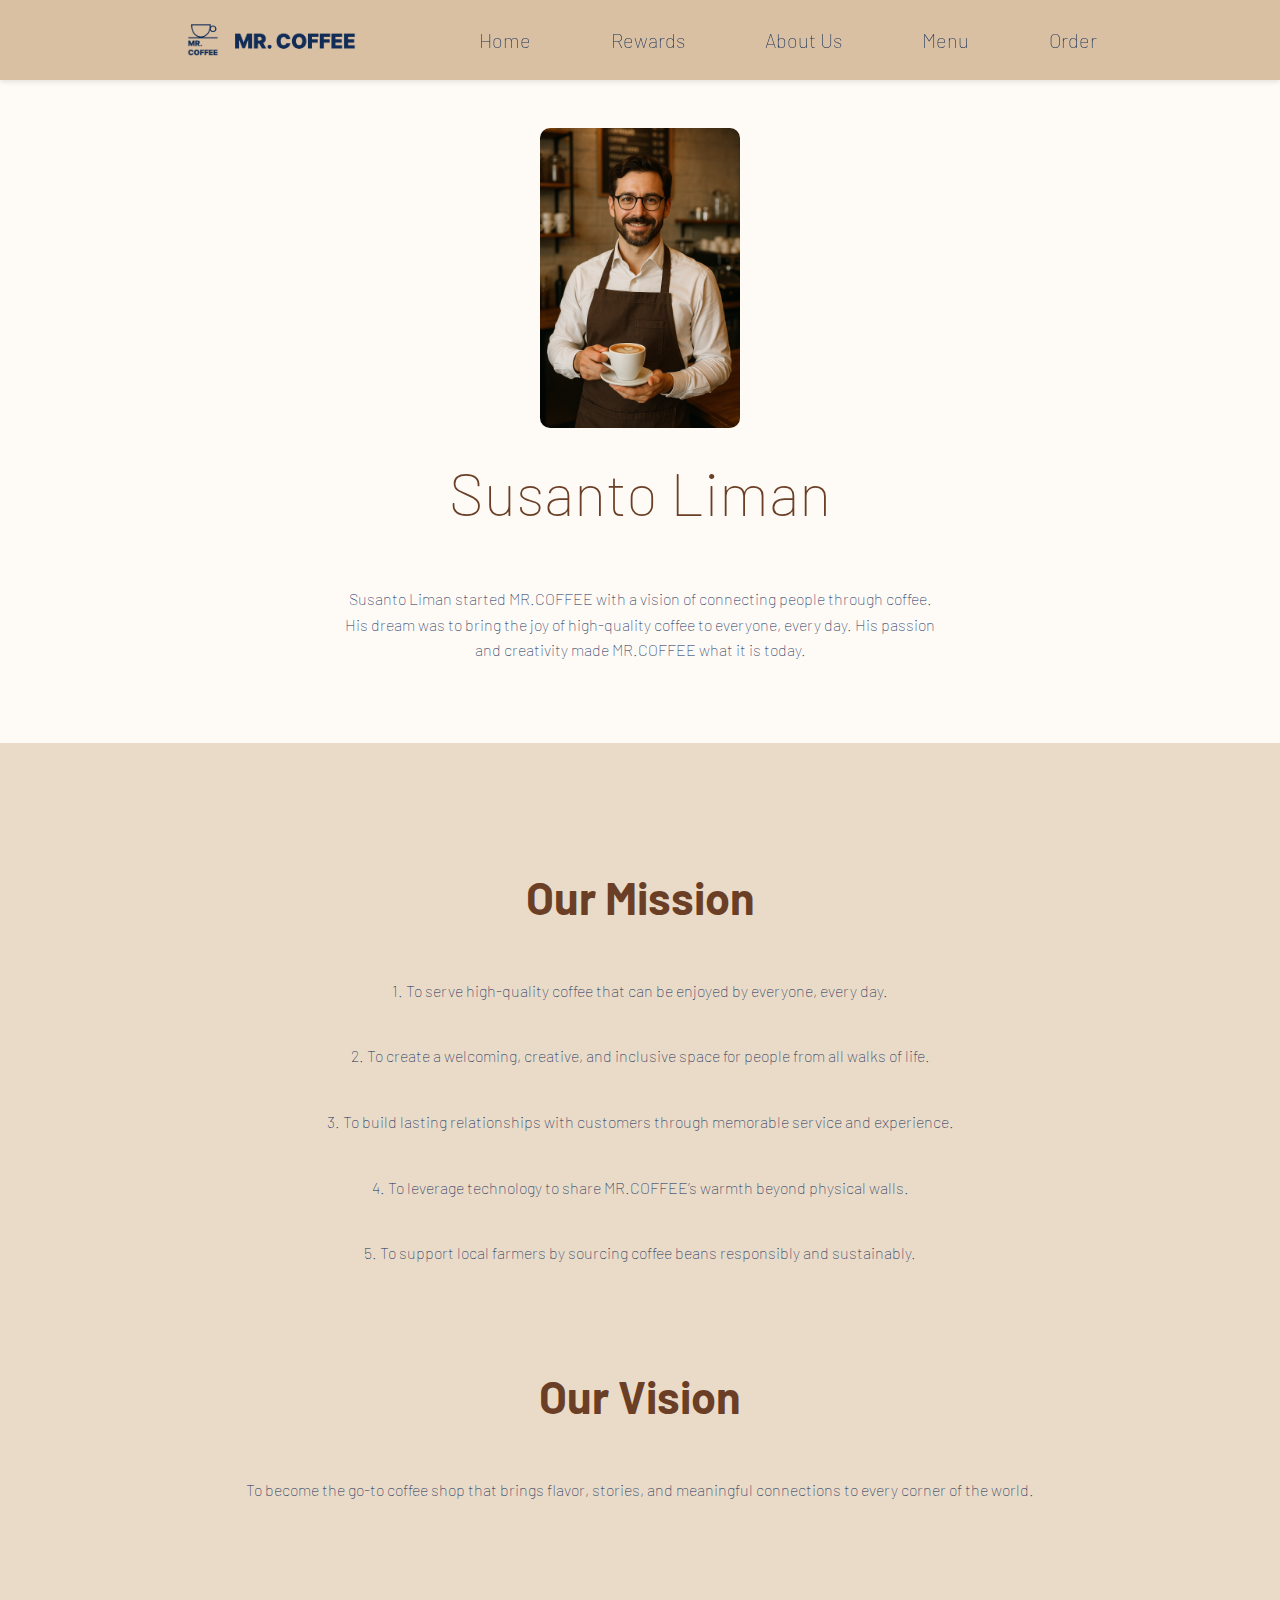
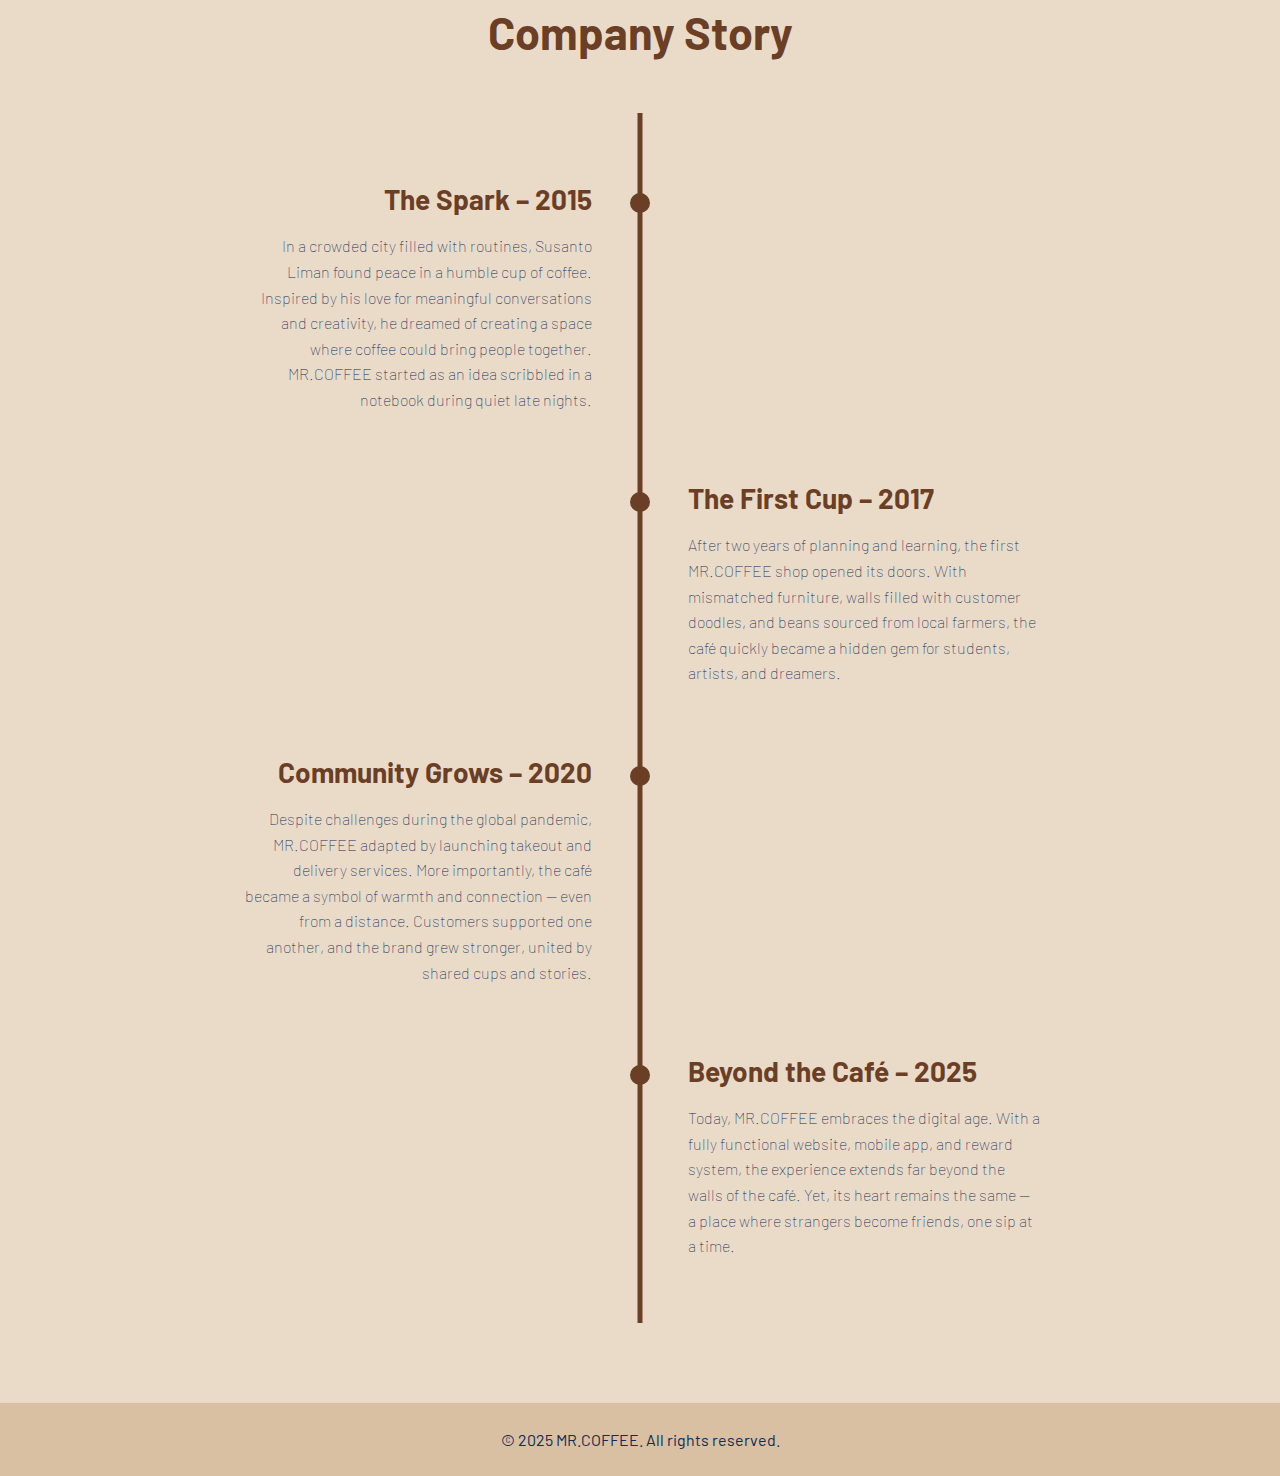
<file: aboutpage.html>
<html lang="en">
<head>
  <meta charset="UTF-8">
  <meta name="viewport" content="width=device-width, initial-scale=1.0">
  <title>MR.COFFEE - About Us</title>
  <link rel="shortcut icon" href="assets/icon-mrcoffee.png" type="image/x-icon">
  <link rel="stylesheet" href="styles.css">
</head>
<body class="about-body">
  <header>
    <nav class="navbar">
      <a href="index.html">
        <img src="assets/logo-mrcoffee.png" alt="Coffee Logo" class="logo">
      </a>
      <ul>
        <li><a href="index.html">Home</a></li>
        <li><a href="rewardpage.html" class="active">Rewards</a></li>
        <li><a href="aboutpage.html">About Us</a></li>
        <li><a href="menupage.html">Menu</a></li>
        <li><a href="orderpage.html">Order</a></li>
      </ul>
    </nav>
  </header>

  <section class="ceo">
    <img id="ceo-img" src="assets/cafeownerimg.png" alt="CEO">
    <h2>Susanto Liman</h2>
    <p id="ceo-p">Susanto Liman started MR.COFFEE with a vision of connecting people through coffee.
      His dream was to bring the joy of high-quality coffee to everyone, every day.
      His passion and creativity made MR.COFFEE what it is today.</p>
  </section>

  <section class="mission-vision-story">
    <h3>Our Mission</h3>
    <p>1. To serve high-quality coffee that can be enjoyed by everyone, every day.
    <p>2. To create a welcoming, creative, and inclusive space for people from all walks of life.</p> 
    <p>3. To build lasting relationships with customers through memorable service and experience.</p>
    <p>4. To leverage technology to share MR.COFFEE’s warmth beyond physical walls.</p>
    <p>5. To support local farmers by sourcing coffee beans responsibly and sustainably.</p>
    <h3>Our Vision</h3>
    <p>To become the go-to coffee shop that brings flavor, stories, and meaningful connections to every corner of the world.</p>
    <div class="timeline-container">
      <h3>Company Story</h3>
      <div class="timeline">
        
        <div class="timeline-block left">
          <div class="content-box">
            <h4>The Spark – 2015</h4>
            <p>In a crowded city filled with routines, Susanto Liman found peace in a humble cup of coffee. Inspired by his love for meaningful conversations and creativity, he dreamed of creating a space where coffee could bring people together. MR.COFFEE started as an idea scribbled in a notebook during quiet late nights.</p>
          </div>
          <div class="dot"></div>
        </div>
    
        <div class="timeline-block right">
          <div class="content-box">
            <h4>The First Cup – 2017</h4>
            <p>After two years of planning and learning, the first MR.COFFEE shop opened its doors. With mismatched furniture, walls filled with customer doodles, and beans sourced from local farmers, the café quickly became a hidden gem for students, artists, and dreamers.</p>
          </div>
          <div class="dot"></div>
        </div>
    
        <div class="timeline-block left">
          <div class="content-box">
            <h4>Community Grows – 2020</h4>
            <p>Despite challenges during the global pandemic, MR.COFFEE adapted by launching takeout and delivery services. More importantly, the café became a symbol of warmth and connection — even from a distance. Customers supported one another, and the brand grew stronger, united by shared cups and stories.</p>
          </div>
          <div class="dot"></div>
        </div>
    
        <div class="timeline-block right">
          <div class="content-box">
            <h4>Beyond the Café – 2025</h4>
            <p>Today, MR.COFFEE embraces the digital age. With a fully functional website, mobile app, and reward system, the experience extends far beyond the walls of the café. Yet, its heart remains the same — a place where strangers become friends, one sip at a time.</p>
          </div>
          <div class="dot"></div>
        </div>
      </div>
    </div>
  </section>

  </div>
  <footer>
    <p>&copy; 2025 MR.COFFEE. All rights reserved.</p>
  </footer>

  <script src="script.js" defer></script>
</body>
</html>
</file>
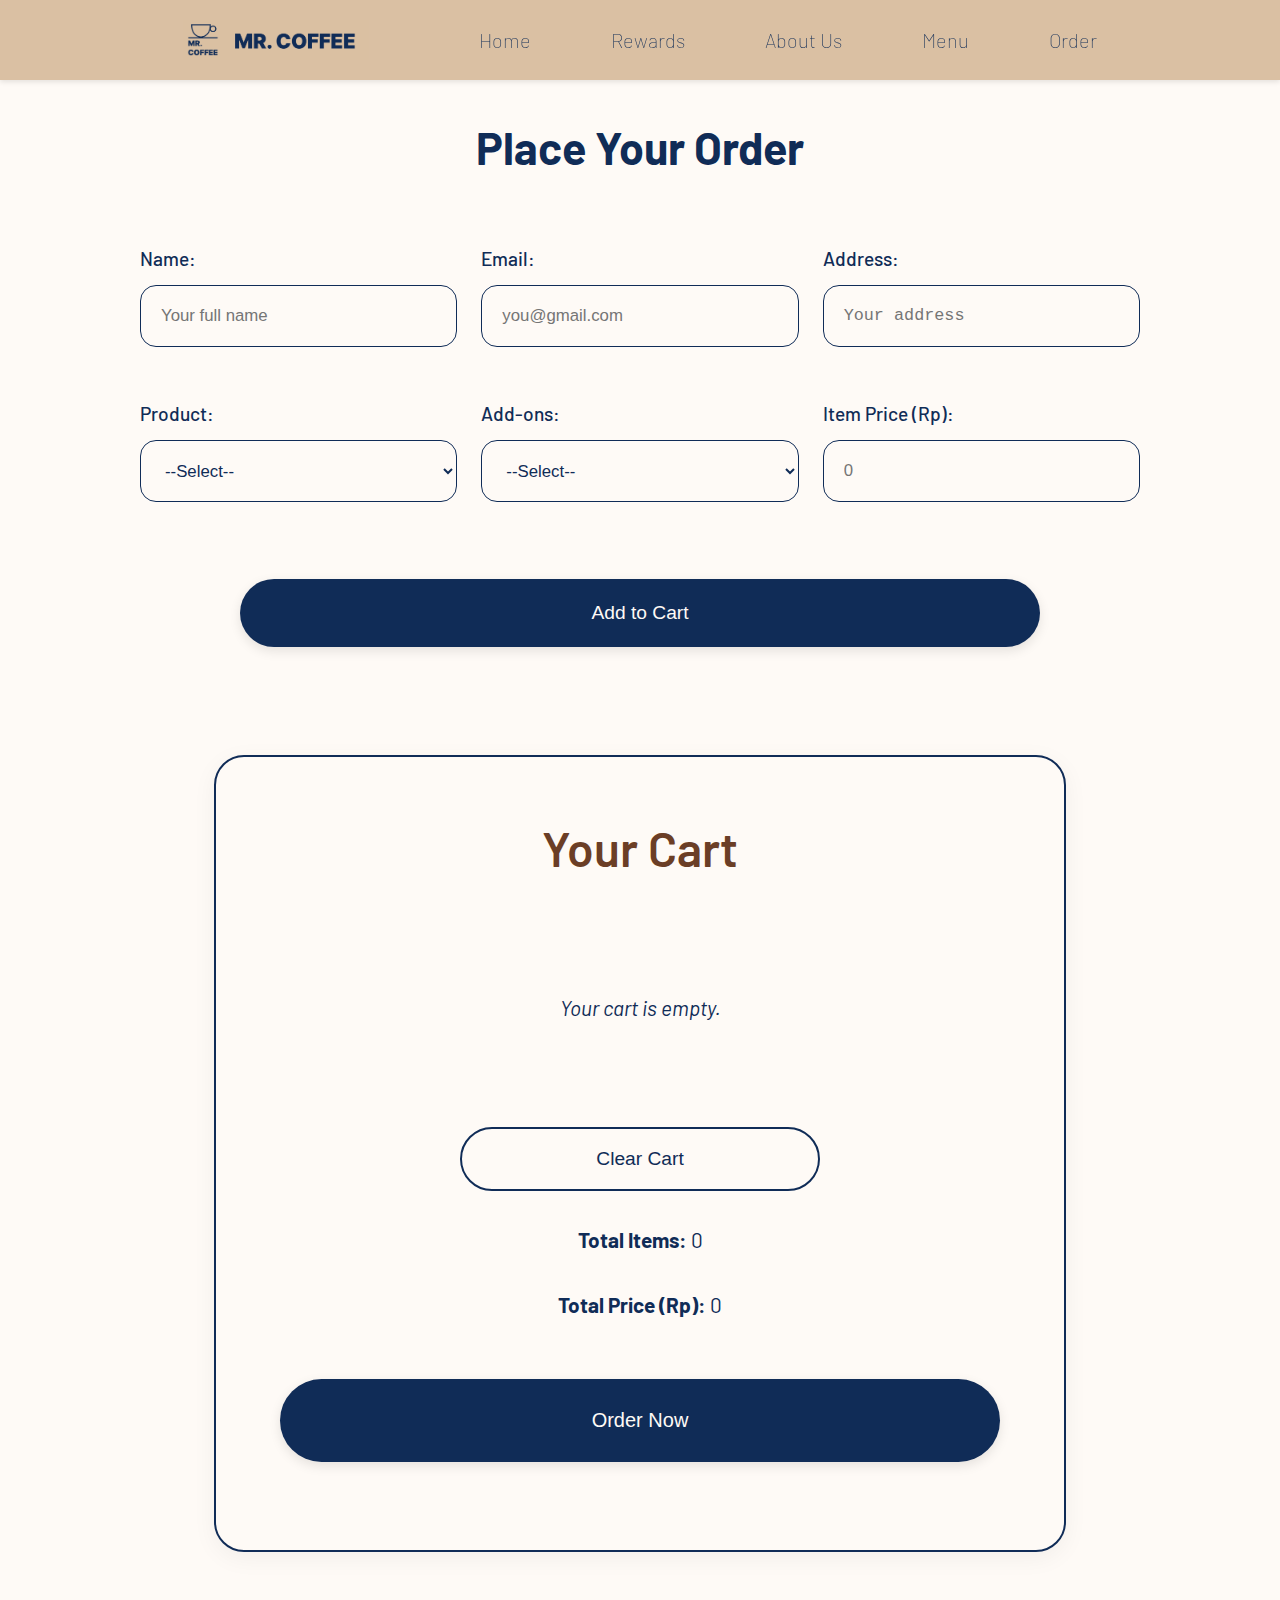
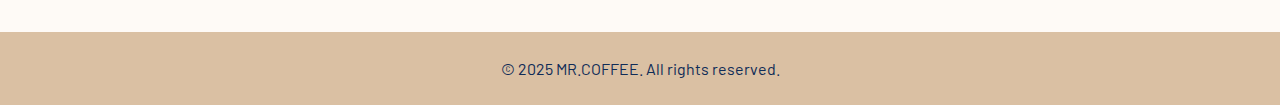
<file: orderpage.html>
<html lang="en">
<head>
  <meta charset="UTF-8">
  <meta name="viewport" content="width=device-width, initial-scale=1.0">
  <title>MR.COFFEE - Order</title>
  <link rel="shortcut icon" href="assets/icon-mrcoffee.png" type="image/x-icon">
  <link rel="stylesheet" href="styles.css">
</head>
<body>
  <header>
    <header>
      <nav class="navbar">
        <a href="index.html">
          <img src="assets/logo-mrcoffee.png" alt="Coffee Logo" class="logo">
        </a>
        <ul>
          <li><a href="index.html">Home</a></li>
          <li><a href="rewardpage.html" class="active">Rewards</a></li>
          <li><a href="aboutpage.html">About Us</a></li>
          <li><a href="menupage.html">Menu</a></li>
          <li><a href="orderpage.html">Order</a></li>
        </ul>
      </nav>
    </header>

  <section class="order-form">
    <h2>Place Your Order</h2>
    <div class="form-row">
      <div class="form-group">
        <label for="name">Name:</label>
        <input type="text" id="name" placeholder="Your full name">
      </div>
      <div class="form-group">
        <label for="email">Email:</label>
        <input type="email" id="email" placeholder="you@gmail.com">
      </div>
      <div class="form-group">
        <label for="address">Address:</label>
        <textarea id="address" placeholder="Your address"></textarea>
      </div>
    </div>
    
    <div class="form-row">
      <div class="form-group">
        <label for="product">Product:</label>
        <select id="product">  
          <option value="">--Select--</option>
          <option value="originalespresso">Original Espresso</option>
          <option value="brownsugaroatmilk">Brown Sugar Oatmilk</option>
          <option value="chocolatteorange">Chocolate Orange</option>
          <option value="originalfrappe">Original Frappe</option>
          <option value="matchafrappe">Matcha Frappe</option>
          <option value="caramelfrappucino">Caramel Frappucino</option>
          <option value="brewedcoffee">Brewed Coffee</option>
          <option value="lowcaloriebrewed">Low Calorie Brewed</option>
          <option value="caramelhazelnut">Caramel Hazelnut</option>
          <option value="croissant">Croissant</option>
          <option value="cromboloni">Cromboloni</option>
          <option value="donut">Donut</option>
          <option value="pretzel">Pretzel</option>
        </select>
      </div>
      <div class="form-group">
        <label for="addons">Add-ons:</label>
        <select id="addons">        
          <option value="">--Select--</option>
          <option value="extra shot">Extra Shot</option>
          <option value="whipped cream">Whipped Cream</option>
          <option value="whipped cream">Soy Milk</option>
          <option value="syrup">Syrup</option>
          <option value="less sugar">Less Sugar</option>
          <option value="extra ice">Extra Ice</option>
          <option value="none">None</option>
        </select>
      </div>
      <div class="form-group">
        <label for="total">Item Price (Rp):</label>
        <input type="text" id="total" placeholder="0" readonly>
      </div>
    </div>
    
      <button type="button" class="btn" onclick="handleAddToCart()">Add to Cart</button>
    </form>
    <div id="cart-section" class="cart-section">
      <h3>Your Cart</h3>
      <p id="empty-cart-message" class="empty-cart">Your cart is empty.</p>
      <ul id="cart-items"></ul>
      <button onclick="clearCart()" class="remove-btn" style="margin-top: 1em;">Clear Cart</button>
      <p><strong>Total Items:</strong> <span id="cart-count">0</span></p>
      <p><strong>Total Price (Rp):</strong> <span id="cart-total">0</span></p>

      <button id="orderNowBtn" type="button" class="btn">Order Now</button>

    </div>
    
  </section>

  <div id="orderModal" class="modal">
    <div class="modal-content">
      <span id="closeModal" class="close">&times;</span>
      <h2>Order Received!</h2>
      <p>Thank you for your order! We will process it shortly.</p>
    </div>
  </div>
  
  <footer>
    <p>&copy; 2025 MR.COFFEE. All rights reserved.</p>
  </footer>

  <script src="script.js" defer></script>
</body>
</html>
</file>
<file: styles.css>
@import url('https://fonts.googleapis.com/css2?family=Barlow:wght@300&family=Barlow+Condensed:wght@300&display=swap');
* {
  margin: 0;
  padding: 0;
  box-sizing: border-box;
}

body {
  font-family: 'Barlow', sans-serif;
  background-color: #FEFAF6;
  color: #102C57;
  line-height: 1.6;
  overflow-x: hidden;
}

.about-body{
  background-color: #EADBC8;
}

/*===========================*/
/*        TYPOGRAPHY        */
/*===========================*/
h2 {
  font-size: 60px;
  font-weight: lighter;
  text-align: center;
  margin-bottom: 0.5em;
  color: #6b3e26;
}

h3 {
  font-size: 50px;
  font-weight: lighter;
  text-align: center;
  margin-top: 5px;
  margin-left: 0;
  margin-bottom: 1em;
  color: #6b3e26;
}

/*===========================*/
/*         GREETING          */
/*===========================*/

.greetings {
  background-color: #EADBC8;
  padding: 18px;
}

.typing-greeting {
  font-size: 1rem;
  font-weight: bolder;
  color: #102C57;
  align-self: center;
  text-align: center;
  margin-bottom: 0px;
}

/*===========================*/
/*       LINKS & BUTTONS     */
/*===========================*/
a {
  text-decoration: none;
  color: #102C57;
}

.btn {
  display: inline-block;
  padding: 1.5em 3em;
  border: 2px solid #102C57;
  background-color: transparent;
  color: #102C57;
  border-radius: 48px;
  transition: background 0.3s;
  cursor: pointer;
  margin: 25px 0 40px;
  text-align: center;
}

.btn:hover {
  background-color: #102C57;
  color: #FEFAF6;
}

.btn-au {
  display: inline-block;
  align-items: center;
  padding: 1.5em 3em;
  background-color: #102C57;
  color: #FEFAF6;
  border-radius: 48px;
  transition: background 0.3s;
  cursor: pointer;
  margin: 30px auto 50px;
  text-align: center;
  display: block;
  width: 30%; 
}

.btn-au:hover {
  background-color: #051937;
}


.btn-1  {
  display: inline-block;
  font-size: 20px;
  font-weight: bold;
  text-decoration: none;
  width: 100%;
  padding: 1.5em 3em;
  background-color: transparent;
  border: 2px solid #102C57;
  color: #102C57;
  border-radius: 48px;
  transition: background 0.3s;
  cursor: pointer;
  text-align: center;
  align-items: center;
  position: relative;
  max-width: 1380px;
  overflow: hidden;
  margin: 5px auto 40px;
  display: block;
  text-align: center;
}

.btn-1:hover {
  background-color: #102C57;
  color: #FEFAF6;
}

/*===========================*/
/*           NAVBAR          */
/*===========================*/
.navbar {
  position: sticky;
  top: 0;
  z-index: 1000;
  font-size: 20px;
  display: flex;
  justify-content: center;
  align-items: center;
  padding: 1em 2em;
  background-color: #DAC0A3;
  box-shadow: 0 2px 5px rgba(0,0,0,0.1);
}

.navbar ul {
  list-style: none;
  display: flex;
  gap: 4em;
  flex-wrap: wrap;
  justify-content: center;
}

.navbar li a {
  font-weight: lighter;
  position: relative;
  display: inline-block;
  text-decoration: none;
  color: inherit;
}

.navbar li:hover a {
  color: #FEFAF6;
}

.navbar li a::after {
  content: "";
  position: absolute;
  bottom: -3.5px;
  width: 0;
  height: 2px;
  background-color: #5C5470;
  left: 50%;
  transform: translateX(-50%);
  width: 0;
  transition: width 0.4s ease;
}

.navbar li a:hover::after,
.navbar li a:focus::after {
  width: 100%;
}

.logo-container {
  flex-shrink: 0;
}

.logo {
  height: 40px;
  width: auto;
  object-fit: contain;
  margin-right: 110px;
}

.navbar img {
  cursor: pointer;
}

/*===========================*/
/*          SLIDER           */
/*===========================*/
.slider-container {
  position: relative;
  max-width: 1380px;
  margin: auto;
  overflow: hidden;
  margin-bottom: 2.5em;
}

.slider-track {
  display: flex;
  transition: transform 0.5s ease-in-out;
}

.slide {
  min-width: 100%;
  box-sizing: border-box;
  padding: 0 5px;
}

.slide img {
  width: 100%;
  border-radius: 18px;
  display: block;
}

.nav {
  position: absolute;
  top: 50%;
  transform: translateY(-50%);
  background: transparent;
  border: none;
  color: #FEFAF6;
  font-size: 1rem;
  padding: 8px;
  cursor: pointer;
  z-index: 10;
}

.nav.left { left: 10px; }
.nav.right { right: 10px; }

@media (min-width: 600px) {
  .slide { min-width: 50%; }
}

@media (min-width: 900px) {
  .slide { min-width: 33.3333%; }
}

/*===========================*/
/*           BANNER          */
/*===========================*/
.banner {
  position: relative;
  width: 100vw;
  height: auto;
  display: block;
  margin: 0;
  margin-bottom: 15px;
  padding: 0;
}

.banner2 {
  position: relative;
  text-align: center;
}

.rewards-highlight{
  padding: 0;
}
.rewardsbanner {
  position: relative;
  width: 100vw;
  height: auto;
  display: block;
  margin: 0;
  margin-top: 0;
  margin-bottom: 0;
  padding: 0;
}

.rewardsbanner img {
  width: 100%;
  width: 100vw;
  height: auto;
  border-radius: 12px;
  object-fit: contain;
}

.banner img, .banner2 img {
  border-radius: 12px;
  object-fit: cover;
  width: 100%;
  height: auto;
  max-width: 100%;
}

.banner2 img {
  width: 30%;
  border-radius: 8px;
}

.exclusive-banner {
  width: 100%;
  max-width: 720px;
  border-radius: 12px;
  overflow: hidden;
  margin: 0 auto;
}

.exclusive-banner img {
  width: 100%;
  height: auto;
  object-fit: cover;
  display: block;
  border-radius: 12px;
}
/*===========================*/
/*        SECTIONS           */
/*===========================*/
section {
  padding: 2em;
}

.most-ordered {
  background-color: #EADBC8;
  padding-top: 38px;
  padding-bottom: 0;
}

.most-ordered .product-card ,.most-ordered h3, .most-ordered h4, .most-ordered p {
  color: #6b3e26;
  background: #EADBC8;
}

.most-ordered .product-card .btn {
  display: inline-block;
  padding: 1.5em 3em;
  border: 2px solid #6b3e26;
  background-color: transparent;
  color: #6b3e26;
  border-radius: 48px;
  transition: background 0.3s;
  cursor: pointer;
  margin: 25px 0 40px;
  text-align: center;
}

.most-ordered .product-card .btn:hover {
  background-color: #6b3e26;
  color: #FEFAF6;
}

/*===========================*/
/*    HOME REWARDS SECTION   */
/*===========================*/
.split-container {
  display: flex;
  justify-content: center;
  align-items: center;
  gap: 6rem;
  width: 100vw;
  padding: 0 ;
  flex-wrap: wrap;
  background-color: #102C57;
  margin-bottom: 105px;
}

.split-image img {
  max-width: 35vw;
  height: auto;
  display: block;
}

.split-content {
  max-width: 100vw;
}

.split-content h3 {
  font-size: 40px;
  margin-bottom: 1.3rem;
  color: #FEFAF6;
  font-weight: bolder;
}

.split-content p {
  margin-bottom: 4rem;
  font-size: 1.1rem;
  text-align: center;
  color: #FEFAF6;
  font-weight: lighter;
}


.btn-rwd {  
  display: block;          /* penting agar bisa diberi margin auto */
  width: fit-content;      /* biar lebar tombol mengikuti isi */
  margin: 1rem auto 0;  
  padding: 1rem 4rem;
  font-size: 16px;
  background-color: transparent;
  color: #FEFAF6;
  border: 2px solid #FEFAF6;
  border-radius: 48px;
  cursor: pointer;
  align-items: center;
  justify-content: center;
  text-align: center;
}

.btn-rwd:hover {
  background-color: #FEFAF6;
  color: #102C57;
  transition: background-color 0.3s ease;
}

@media (max-width: 1024px) {
  .split-container {
    flex-direction: column;
    text-align: center;
    gap: 2rem;
    margin-bottom: 50px;
  }
  .split-image img {
    max-width: 100vw;
    height: auto;
    display: block;
  }

  .split-content {
    max-width: 100%;
    text-align: center;
  }

  .split-content h3 {
    margin-left: 0;
  }

  .split-content p {
    margin-left: 0;
    margin: 1rem;
  }

  .btn-rwd {
    margin-bottom: 50px;
  }
}

@media (max-width: 768px) {
  .split-container {
    flex-direction: column;
    text-align: center;
    gap: 2rem;
    margin-bottom: 50px;
  }
  .split-image img {
    max-width: 100vw;
    height: auto;
    display: block;
  }

  .split-content {
    max-width: 100%;
    text-align: center;
  }
}

/*===========================*/
/*       REWARDS SECTION     */
/*===========================*/
.rewards-highlight2{
    padding: 0;
  }
  .rewards-highlight2 .rewardsbanner {
    position: relative;
    width: 100vw;
    height: auto;
    display: block;
    margin: 0;
    margin-top: 0;
    margin-bottom: 0;
    padding: 0;
  }
  
  .rewards-highlight2 .rewardsbanner img {
    width: 100%;
    width: 100vw;
    height: auto;
    border-radius: 12px;
    object-fit: contain;
  }

  .rewards-highlight2 .split-container {
    display: flex;
    justify-content: center;
    align-items: center;
    gap: 6rem;
    width: 100vw;
    padding: 0 ;
    flex-wrap: wrap;
    background-color: #FEFAF6;
    margin-bottom: 20px;
  }
  
  .rewards-highlight2 .split-image img {
    max-width: 37vw;
    height: auto;
    display: block;
  }
  
  .rewards-highlight2 .split-content {
    max-width: 100vw;
    margin-top: 60px;
  }
  
  .rewards-highlight2 .split-content h3 {
    font-size: 60px;
    margin-bottom: 1.5rem;
    color: #102C57;
    font-weight: bolder;
  }
  
  .rewards-highlight2 .split-content p {
    margin-bottom: 3.5rem;
    font-size: 1.1rem;
    text-align: center;
    color: #102C57;
    font-weight: lighter;
  }
  
  .download-img {
    display: block;
    width: 16vw;    
    margin: 0.4rem auto 1rem;  
    cursor: pointer;
    align-items: center;
    justify-content: center;
  }
  .download-img:hover {
    transform: translateY(-5px);
    transition: transform 0.3s ease-in-out;
 }
  
  @media (max-width: 1024px) {
    .rewards-highlight2  .split-container {
      flex-direction: column;
      text-align: center;
      gap: 2rem;
      margin-bottom: 50px;
    }
    .rewards-highlight2 .split-image img {
      max-width: 100vw;
      height: auto;
      display: block;
    }
  
    .rewards-highlight2 .split-content {
      max-width: 100%;
      text-align: center;
    }
  
    .rewards-highlight2 .split-content h3 {
      margin-left: 0;
    }
  
    .rewards-highlight2 .split-content p {
      margin-left: 0;
      margin: 1rem;
    }
  
    .rewards-highlight2  .btn-rwd {
      margin-bottom: 50px;
    }
  }
  
  @media (max-width: 768px) {
    .rewards-highlight2 .split-container {
      flex-direction: column;
      text-align: center;
      gap: 2rem;
      margin-bottom: 50px;
    }
    .rewards-highlight2 .split-image img {
      max-width: 100vw;
      height: auto;
      display: block;
    }
  
    .rewards-highlight2 .split-content {
      max-width: 100%;
      text-align: center;
    }

    .rewards-highlight2 .split-content h3 {
      font-size: 36px;
    }

    .rewards-highlight2 .split-content p {
      font-size: 16px;
    }

    .download-img {
        margin-top: 2rem;
        width: 50vw;    
      }
  }

/*===========================*/
/*        PRODUCT LIST       */
/*===========================*/
.product-list, .menu-items, .rewards-list {
  display: flex;
  flex-wrap: wrap;
  gap: 1.5em;
  justify-content: center;
}

.product-card, .reward-item, .menu-item {
  background: #FEFAF6;
  border-radius: 8px;
  padding: 1em;
  text-align: center;
  width: 220px;
  margin-bottom: 30px;
}

.product-card img, .reward-item img, .menu-item img {
  width: 150px;
  height: 240px;
  object-fit: cover;
  border-radius: 8px;
  margin-bottom: 20px;
}

@media (max-width: 600px) {
  .product-list, .menu-items, .rewards-list {
    flex-wrap: nowrap;
    overflow-x: auto;
    justify-content: flex-start;
    gap: 1em;
    padding-bottom: 1em;
    scroll-snap-type: x mandatory;
  }

  .product-card, .reward-item, .menu-item {
    flex: 0 0 20vw;
    width: 40vw;
    min-width: 280px;
    max-width: 320px;
    scroll-snap-align: start;
    padding: 0.5em;
    margin-bottom: 0;
  }

  .product-card img, .reward-item img, .menu-item img {
    width: 240px;
    height: 310px;
    object-fit: cover;
    border-radius: 16px;
    margin-bottom: 10px;
  }
}

/*===========================*/
/*        FILTER BUTTONS     */
/*===========================*/
.menu-filter h2{
  color: #102C57;
}
.filter-buttons {
  display: flex;
  gap: 2em;
  justify-content: center;
  margin-bottom: 2em;
}

.filter-buttons button {
  font-family: 'Barlow', sans-serif;
  background-color: transparent;
  border: 2px solid #102C57;
  color: #102C57;
  font-size: 16px;
  padding: 1em 1.5em;
  border-radius: 48px;
  cursor: pointer;
  transition: 0.3s;
}

.filter-buttons button:hover {
  background-color: #102C57;
  color: #FEFAF6;
}

/*===========================*/
/*         ORDER FORM        */
/*===========================*/
/* ORDER SECTION */
.order-section {
  max-width: 1200px;
  margin: 60px auto;
  padding: 60px;
  background: #ffffff;
  border-radius: 28px;
  box-shadow: 0 12px 36px rgba(0, 0, 0, 0.06);
  border: 2px solid #dac0a3;
}

.form-title, .order-form h2 {
  text-align: center;
  font-size: 2.8rem;
  color: #102C57;
  margin-bottom: 40px;
  font-weight: 700;
  font-family: 'Barlow', sans-serif;
}

/* FORM WRAPPER */
.order-form {
  display: flex;
  flex-direction: column;
  gap: 20px;
  align-items: center;
}

.form-row {
  display: flex;
  flex-wrap: wrap;
  gap: 1.5em;
  justify-content: space-between;
  margin-bottom: 2em;
  width: 100%;
  max-width: 1000px;
}

.form-group {
  flex: 1 1 calc(33.333% - 1em);
  display: flex;
  flex-direction: column;
}

.form-group label {
  font-size: 1.2rem;
  font-weight: 500;
  margin-bottom: 0.55em;
  color: #102C57;
}

.form-group input,
.form-group select,
.form-group textarea {
  color: #102C57;
  padding: 20px;
  border: 1.5px solid #102C57;
  border-radius: 16px;
  background: #FEFAF6;
  font-size: 1.05rem;
  resize: none;
  box-sizing: border-box;
  height: 62px;
}



/* SUBMIT & ACTION BUTTONS */
.order-form .btn {
  background-color: #102C57;
  color: #FEFAF6;
  width: 100%;
  max-width: 800px;
  padding: 1.2em 1.8em;
  font-size: 1.2rem;
  font-weight: lighter;
  border: none;
  border-radius: 48px;
  cursor: pointer;
  transition: background-color 0.3s ease;
  box-shadow: 0 4px 12px rgba(0,0,0,0.1);
}

.order-form button:hover {
  background-color: #051937;
}

.cart-section {
  max-width: 1800px;
  width: 70%;
  margin: 3em auto;
  padding: 3em 4em;
  background-color: #FEFAF6;
  border: 2px solid #102C57;
  border-radius: 30px;
  box-shadow: 0 6px 24px rgba(0,0,0,0.05);
  font-family: 'Barlow', sans-serif;
  align-items: center;
  display: flex;
  flex-direction: column;
  gap: 2em;
  position: relative;
}

.cart-section h3 {
  margin-bottom: 1.5em;
  font-weight: 600;
  color: #6b3e26;
  font-size: 3rem;
  text-align: center;
}

.cart-section p {
  font-size: 1.3rem;
  color: #102C57;
  text-align: center;
  max-width: 800px;
}

#cart-items {
  list-style: none;
  padding-left: 1em;
  margin-bottom: 1.2em;
  max-width: 800px;
  width: 80%;
}

#cart-items li {
  margin-bottom: 0.8em;
  font-size: 1.2em;
  color: #102C57;
  display: flex;
  justify-content: space-between;
  align-items: center;
}

.empty-cart {
  text-align: center;
  color: #999;
  font-style: italic;
  margin-bottom: 0;
}


#cart-section .remove-btn {
  background-color: transparent;
  border: 2px solid #102C57;
  max-width: 600px;
  width: 50%;
  color: #102C57;
  border-radius: 48px;
  padding: 1em 1.5em;
  font-weight: lighter;
  font-size: 1.2rem;
  cursor: pointer;
  transition: 0.3s;
}

#cart-section .remove-btn:hover {
  background-color: #102C57;
  color: #FEFAF6;
}

#cart-section .btn {
  background-color: #102C57;
  color: #FEFAF6;
  width: 100%;
  max-width: 800px;
  padding: 1.5em 2em;
  font-size: 20px;
  font-weight: lighter;
  border: none;
  border-radius: 48px;
  cursor: pointer;
  transition: background-color 0.3s ease;
  box-shadow: 0 4px 12px rgba(0,0,0,0.1);
}

#cart-section .btn:hover {
  background-color: #051937;
}


@media screen and (max-width: 768px) {
  .order-section {
    padding: 30px 20px;
    width: 90%;
    margin: 40px auto;
  }

  .order-form {
    gap: 16px;
  }

  .form-row {
    flex-direction: column;
    max-width: 90%;
    gap: 1em;
  }

  .form-group {
    flex: 1 1 100%;
    width: 100%;
  }

  .form-group input,
  .form-group select,
  .form-group textarea {
    font-size: 1rem;
    padding: 16px;
    height: auto;
  }

  .order-form button {
    max-width: 100%;
    font-size: 1.1rem;
    padding: 1em;
  }

  .form-title, .order-form h2 {
    font-size: 2rem;
  }

  .cart-section {
    width: 90%;
    padding: 2em;
    border-radius: 20px;
    gap: 1.5em;
  }

  .cart-section h3 {
    font-size: 2rem;
  }

  .cart-section p {
    font-size: 1rem;
    line-height: 1.5;
  }

  #cart-items {
    padding-left: 0;
    width: 100%;
    max-width: 100%;
  }

  #cart-items li {
    font-size: 1rem;
    flex-direction: column;
    align-items: flex-start;
    padding: 0.8em;
    background-color: transparent;
    border: 1px solid #102C57;
    border-radius: 12px;
    margin-bottom: 0.8em;
  }

  #cart-items li button {
    margin-top: 0.5em;
    align-self: flex-end;
  }

  #cart-section .remove-btn {
    width: 100%;
    font-size: 1rem;
    padding: 0.8em 1em;
  }

  #cart-section .btn {
    font-size: 1.1rem;
    padding: 1.2em;
  }
}



/*==============================================*/
/*     ABOUT - CEO SECTION -  VISION MISSION    */
/*==============================================*/
.ceo {
  display: flex;
  flex-direction: column;
  align-items: center;
  gap: 1em;
  margin-bottom: 2em;
  text-align: center;
  background-color: #FEFAF6;
}

.ceo img {
  border-radius: 10px;
  height: 300px;
  max-width: 100%;
}

#ceo-img {
  margin-top: 1em;
  border-radius: 10px;
  height: 300px;
  max-width: 100%;
}

.ceo h4 {
  font-size: 30px;
  font-weight: bold;
}

.ceo p {
  font-size: 16px;
  font-weight: lighter;
  max-width: 600px;
  margin-bottom: 1em;
}
#ceo-p {
  font-size: 16px;
  font-weight: lighter;
  max-width: 600px;
  margin-bottom: 3em;
}

.mission-vision-story {
  display: flex;
  flex-direction: column;
  margin-bottom: 1em;
  align-items: center;
  background-color: #EADBC8;
}

.mission-vision-story h3 {
  font-size: 45px;
  font-weight: bold;
  margin-left: 0;
  margin-top: 1.2em;
  margin-bottom: 1em;
  align-items: center;
  text-align: center;
}

.mission-vision-story p {
  font-size: 16px;
  font-weight: lighter;
  max-width: 800px;
  margin-bottom: 2.5em;
}

/*===========================*/
/*      TIMELINE STYLE       */
/*===========================*/

.timeline-container {
  position: relative;
  background-color: #EADBC8;
  margin-left: 2em;
  margin-right: 2em;
  margin-bottom: 2em;
  padding: none;
}

.timeline-container h4 {
  font-size: 28px;
  color: #6b3e26;
  font-weight: bold;
  margin-bottom: 0.4em;
}

.timeline-container p {
  font-size: 16px;
  font-weight: lighter;
  max-width: 800px;
  margin: auto;
}

.timeline {
  position: relative;
  width: 100%;
  max-width: 1100px;
  margin: auto;
  padding: 2em 0;
}

.timeline::before {
  content: "";
  position: absolute;
  top: 0;
  bottom: 0;
  left: 50%;
  width: 5px;
  background-color: #6b3e26;
  transform: translateX(-50%);
  z-index: 0;
}

.timeline-block {
  position: relative;
  width: 50%;
  padding: 1em 2em;
  box-sizing: border-box;
}

.timeline-block.left {
  left: 0;
  text-align: right;
}

.timeline-block.right {
  left: 50%;
  text-align: left;
}

.content-box {
  background-color: #EADBC8;
  padding: 1em;
  position: relative;
  z-index: 2;
}

.timeline-block .dot {
  position: absolute;
  top: 3em;
  width: 20px;
  height: 20px;
  background-color: #6b3e26;
  border-radius: 50%;
  z-index: 3;
}

.timeline-block.left .dot {
  right: -10px;
}

.timeline-block.right .dot {
  left: -10px;
}


/*===========================*/
/*        REWARD ITEM        */
/*===========================*/

.rewards-list {
    margin-top: 2em;
    margin-bottom: 2em;
}

  
.reward-item {
  display: flex;
  flex-direction: column; 
  align-items: center;  
  background: #FEFAF6;
  border-radius: 8px;
  padding: 1em;
  width: 260px;  
  margin: 0 auto 30px; 
  text-align: center;
  gap: 0.5em;
  transition: transform 0.3s ease;
}

.rewards-wrapper {
    display: flex;
    justify-content: center;
    align-items: flex-start;
    gap: 2em;
    flex-wrap: wrap;
  }
  
  .rewards-list h3 {
    font-size: 48px;
    font-weight: bold;
    color: #6b3e26;
    margin: 0;
  }
  
  .reward-items-container {
    display: flex;
    flex-wrap: wrap;
    justify-content: center;
    margin-top: 1em;
  }
  
  .reward-item:hover {
    transform: translateY(-5px);
  }
  
  .reward-item img {
    width: 150px;
    height: 240px;
    object-fit: cover;
    border-radius: 8px;
    margin-bottom: 20px;
  }
  
.reward-item button {
  font-size: 16px;
  font-weight: light;
  color: #102C57;
  background-color: transparent;
  border: 2px solid #102C57;
  padding: 2em 3em;
  border-radius: 48px;
  cursor: pointer;
  transition: 0.3s;
  margin: 0 auto;
  display: block;
  
}

.reward-item button:hover {
  background-color: #EADBC8;
}

.reward-item button:disabled {
  background-color: #FEFAF6;
  cursor: not-allowed;
}

  @media (max-width: 600px) {
    .reward-items-container {
      flex-wrap: nowrap;
      overflow-x: auto;
      justify-content: flex-start;
      gap: 1em;
      padding-bottom: 1em;
      scroll-snap-type: x mandatory;
    }

    .rewards-wrapper {
        flex-direction: column;
        justify-content: center;
        align-items: center;
        text-align: center;
      }
    
      .rewards-list h3 {
        font-size: 1.5em;
        margin-bottom: 1em;
        max-width: none;
      }
    
  
    .reward-item {
      flex-direction: column;
      flex: 0 0 auto;
      width: 80%;
      min-width: 260px;
      max-width: 320px;
      scroll-snap-align: start;
      padding: 0.5em;
      margin-bottom: 0;
    }
  
    .reward-item img {
      width: 100%;
      height: auto;
      border-radius: 16px;
      margin-bottom: 10px;
    }
  }


/*===========================*/
/*       DOWNLOAD APPS       */
/*===========================*/
.download-apps {
  text-align: center;
  font-size: 20px;
}

.download-apps a {
  font-size: 20px;
  margin-bottom: 10px;
  display: block;
}

.btn-x {
  color: #FEFAF6;
  background-color: #102C57;
  border: none;
  font-size: 16px;
  padding: 1em 1.5em;
  border-radius: 8px;
  cursor: pointer;
  transition: 0.3s;
  margin-top: 1em;
  border-radius: 48px;
}
.btn-x:hover {
  background-color: #051937;
}

/*===========================*/
/*       POP-UP MODAL        */ 
/*===========================*/
.modal {
  display: none;
  position: fixed;
  z-index: 1000;
  left: 0;
  top: 0;
  width: 100%;
  height: 100%;
  overflow: auto;
  background-color: rgba(0, 0, 0, 0.5);
}

.modal-content {
  background-color: #fff;
  margin: 10% auto;
  padding: 2rem;
  border-radius: 10px;
  width: 80%;
  max-width: 400px;
  text-align: center;
  position: relative;
}

.close {
  position: absolute;
  top: 10px;
  right: 20px;
  font-size: 32px;
  font-weight: bolder;
  cursor: pointer;
}

.close:focus {
  color: #6b3e26;
  text-decoration: none;
  cursor: pointer;
}
/*===========================*/
/*           FOOTER          */
/*===========================*/
footer {
  text-align: center;
  padding: 1.5em;
  background-color: #DAC0A3;
}

/*===========================*/
/*         RESPONSIVE        */
/*===========================*/

/* Tablet */
@media screen and (max-width: 1024px) {

  .slide {
    min-width: 50% !important;
  }

  .ceo {
    flex-direction: column;
    text-align: center;
  }

  .ceo img {
    margin: 0 auto 20px;
  }

  /* Filter buttons tetap horizontal dan responsif */
  .filter-buttons {
    flex-direction: row;
    flex-wrap: wrap;
    gap: 1em;
    justify-content: center;
  }

  .filter-buttons button {
    font-size: 14px;
    padding: 0.8em 1.2em;
    flex: 1 1 auto;
    min-width: 120px;
  }

  .navbar {
    flex-wrap: wrap;
    justify-content: space-between;
    padding: 1em;
  }

  .logo-container {
    flex: 1 1 auto;
    display: flex;
    justify-content: flex-start;
    align-items: center;
  }

  .logo {
    height: 28px; /* diperkecil */
    margin-right: 20px;
    align-items: center;
  }

  .navbar ul {
    flex: 2 1 auto;
    flex-direction: row;
    flex-wrap: wrap;
    justify-content: flex-end;
    gap: 1em;
  }

  .navbar li a {
    font-size: 0.95rem;
  }
}

/* Mobile */
@media screen and (max-width: 768px) {
  h2 {
    font-size: 36px;
  }

  h3 {
    font-size: 28px;
  }

  .mission-vision-story h3 {
    font-size: 28px;
    margin-top: 1em;
    margin-bottom: 0.5em;
  }
  .mission-vision-story p {
    font-size: 16px;
    max-width: 90%;
    margin: auto;
    text-align: center;
  }

  .product-card,
  .reward-item,
  .menu-item {
    width: 80%;
  }

  .banner img,
  .banner2 img {
    width: 100%;
    height: auto;
    border-radius: 10px;
  }

  .btn {
    padding: 1em 2em;
    font-size: 1rem;
    width: 90%;
    max-width: 300px;
    margin: 20px auto;
    display: block;
  }

  .btn-1 {
    padding: 1em 2em;
    font-size: 1rem;
    width: 90%;
    max-width: 750px;
    margin: 20px auto;
    display: block;
  }

  .btn-au{
    padding: 1em 2em;
    font-size: 1rem;
    width: 90%;
    max-width: 300px;
    margin: 20px auto;
    display: block;
  }

  .btn-rwd {
    padding: 1em 2em;
    font-size: 1rem;
    width: 90%;
    max-width: 300px;
    margin: 30px auto 60px;
    display: block;
  }

  .order-form,
  .order-section {
    padding: 20px;
    width: 100%;
  }

  .order-form input,
  .order-form textarea,
  .order-form select,
  .order-form button {
    max-width: 100%;
    font-size: 1rem;
  }

  .filter-buttons {
    flex-direction: row;
    flex-wrap: wrap;
    justify-content: center;
    gap: 0.8em;
  }

  .filter-buttons button {
    font-size: 13px;
    padding: 0.7em 1em;
    min-width: 100px;
  }

  .navbar {
    flex-direction: column;
    align-items: center;
    gap: 1em;
  }

  .navbar ul {
    flex-direction: row;
    justify-content: center;
    gap: 1.5em;
  }

  .logo-container {
    order: -1; /* Menempatkan logo di atas menu */
    display: flex;
    justify-content: center;
    width: 100%;
  }

  .logo {
    height: 32px;
  }

  .rewardsbanner img {
    width: 90%;
  }

  .exclusive-banner {
    margin: 2em 0 1em;
    padding: 0 0.5em;
  }

  .exclusive-banner img {
    max-width: 90%;
  }

  .typing-greeting {
    font-size: 1.3rem;
    padding: 0 1em;
  }

  .timeline::before {
    left: 20px;
  }

  .timeline-block {
    width: 100%;
    padding-left: 50px;
    padding-right: 20px;
    text-align: left;
  }

  .timeline-block.right {
    left: 0;
  }

  .timeline-block.left .dot,
  .timeline-block.right .dot {
    left: 8px;
  }
}


@media screen and (max-width: 600px) {
  .navbar {
    padding: 0.8em 1em;
  }

  .logo {
    height: 24px;
    margin-right: 10px;
  }

  .navbar ul {
    gap: 0.7em;
  }

  .navbar li a {
    font-size: 0.85rem;
  }
}

/* Extra Small Devices (Mobile <480px) */
@media screen and (max-width: 480px) {
  h2 {
    font-size: 28px;
  }

  h3 {
    font-size: 22px;
  }

  .btn {
    font-size: 0.9rem;
    padding: 0.8em 1.2em;
  }

  .form-title {
    font-size: 1.8rem;
  }

  .order-form label {
    font-size: 1rem;
  }

  .slider-container {
    padding: 0 10px;
  }

  .slide {
    min-width: 100% !important;
  }

  .rewardsbanner img {
    width: 100%;
    border-radius: 8px;
  }

  .exclusive-banner {
    margin: 1.5em 0 1em;
  }

  .exclusive-banner img {
    max-width: 100%;
  }

  .typing-greeting {
    font-size: 1rem;
    padding: 0 0.5em;
  }
}
</file>
